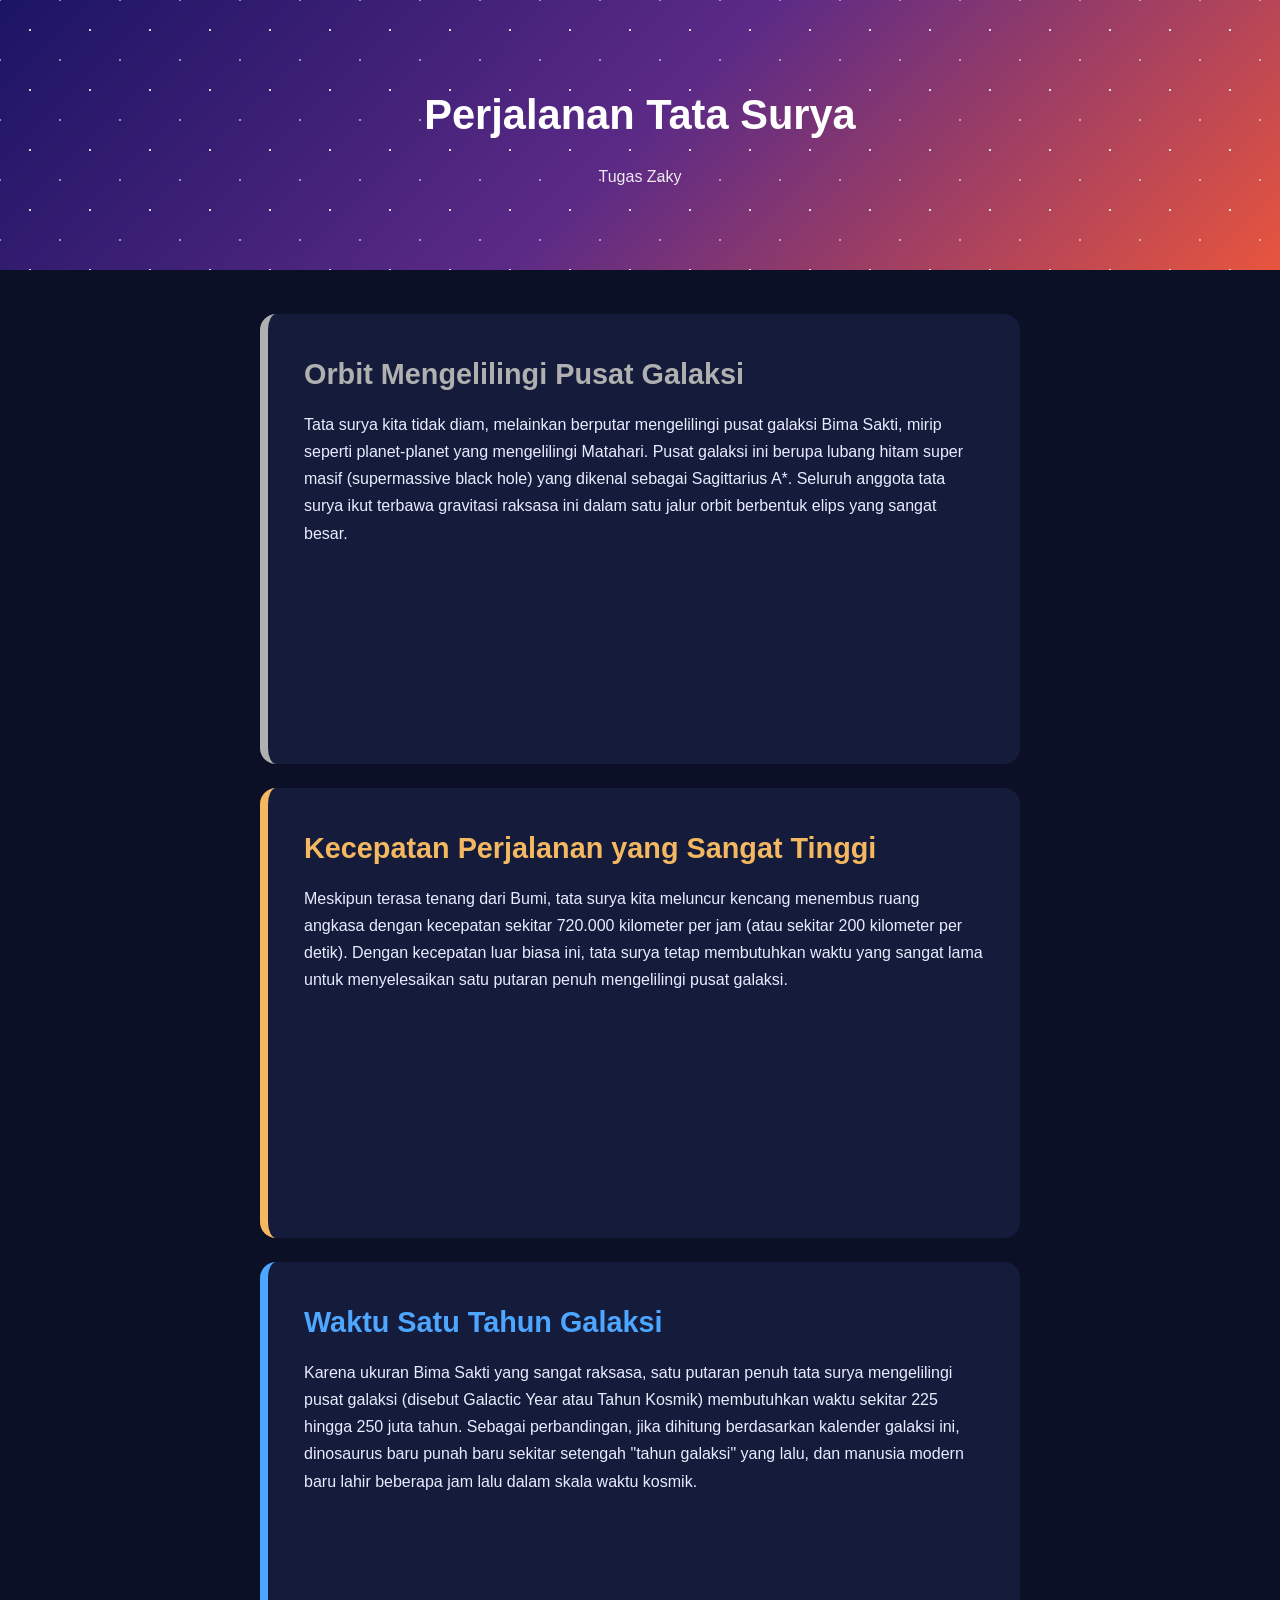
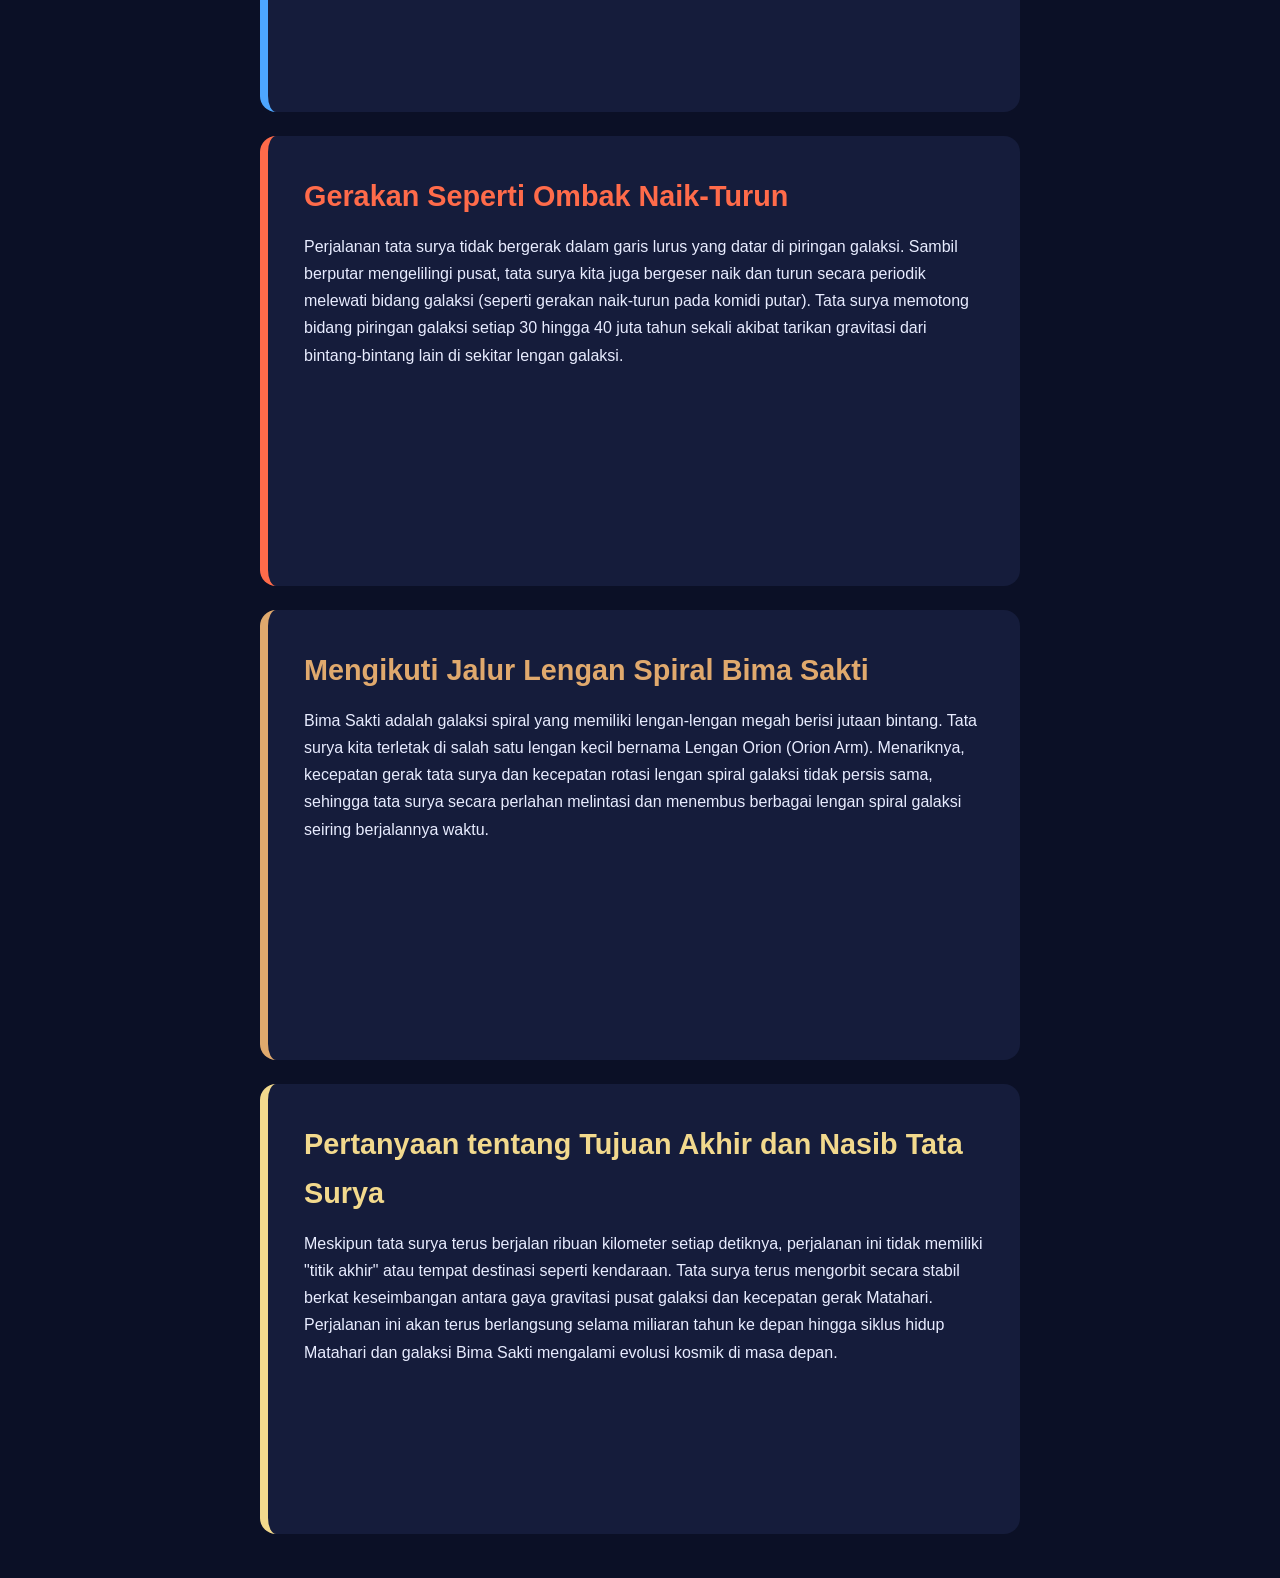
<file: PWD-P-4-/index.html>
<!DOCTYPE html>
<html lang="id">
<head>
  <meta charset="UTF-8">
  <meta name="viewport" content="width=device-width, initial-scale=1.0">
  <title>Perjalanan Tata Surya</title>
  <link rel="stylesheet" href="style.css">
</head>

<body>

  <header id="top">
    <h1>Perjalanan Tata Surya</h1>
    <p>Tugas Zaky</p>
  </header>

  <main>
    <section style="--warna: #b0b0b0;">
      <h2>Orbit Mengelilingi Pusat Galaksi</h2>
      <p>Tata surya kita tidak diam, melainkan berputar mengelilingi pusat galaksi Bima Sakti, mirip seperti planet-planet yang mengelilingi Matahari. 
        Pusat galaksi ini berupa lubang hitam super masif (supermassive black hole) yang dikenal sebagai Sagittarius A*.
         Seluruh anggota tata surya ikut terbawa gravitasi raksasa ini dalam satu jalur orbit berbentuk elips yang sangat besar.</p>
    </section>

    <section style="--warna: #f4b860;">
      <h2>Kecepatan Perjalanan yang Sangat Tinggi</h2>
      <p>Meskipun terasa tenang dari Bumi, tata surya kita meluncur kencang menembus ruang angkasa dengan kecepatan sekitar 720.000 kilometer per jam 
        (atau sekitar 200 kilometer per detik). Dengan kecepatan luar biasa ini, tata surya tetap membutuhkan waktu 
        yang sangat lama untuk menyelesaikan satu putaran penuh mengelilingi pusat galaksi.</p>
    </section>

    <section style="--warna: #4da6ff;">
      <h2>Waktu Satu Tahun Galaksi</h2>
      <p>Karena ukuran Bima Sakti yang sangat raksasa, satu putaran penuh tata surya mengelilingi pusat galaksi 
        (disebut Galactic Year atau Tahun Kosmik) membutuhkan waktu sekitar 225 hingga 250 juta tahun. 
        Sebagai perbandingan, jika dihitung berdasarkan kalender galaksi ini, dinosaurus baru punah baru 
        sekitar setengah "tahun galaksi" yang lalu, dan manusia modern baru lahir beberapa jam lalu dalam skala waktu kosmik.</p>
    </section>

    <section style="--warna: #ff6b4a;">
      <h2>Gerakan Seperti Ombak Naik-Turun</h2>
      <p>Perjalanan tata surya tidak bergerak dalam garis lurus yang datar di piringan galaksi. 
        Sambil berputar mengelilingi pusat, tata surya kita juga bergeser naik dan turun secara periodik 
        melewati bidang galaksi (seperti gerakan naik-turun pada komidi putar). 
        Tata surya memotong bidang piringan galaksi setiap 30 hingga 40 juta tahun sekali akibat tarikan 
        gravitasi dari bintang-bintang lain di sekitar lengan galaksi.</p>
    </section>

    <section style="--warna: #e0a96d;">
      <h2>Mengikuti Jalur Lengan Spiral Bima Sakti</h2>
      <p>Bima Sakti adalah galaksi spiral yang memiliki lengan-lengan megah berisi jutaan bintang. 
        Tata surya kita terletak di salah satu lengan kecil bernama Lengan Orion (Orion Arm). 
        Menariknya, kecepatan gerak tata surya dan kecepatan rotasi lengan spiral galaksi tidak persis sama, 
        sehingga tata surya secara perlahan melintasi dan menembus berbagai lengan spiral galaksi 
        seiring berjalannya waktu.</p>
    </section>

    <section style="--warna: #f2d98d;">
      <h2>Pertanyaan tentang Tujuan Akhir dan Nasib Tata Surya</h2>
      <p>Meskipun tata surya terus berjalan ribuan kilometer setiap detiknya, 
        perjalanan ini tidak memiliki "titik akhir" atau tempat destinasi seperti kendaraan. 
        Tata surya terus mengorbit secara stabil berkat keseimbangan antara gaya gravitasi pusat 
        galaksi dan kecepatan gerak Matahari. Perjalanan ini akan terus berlangsung selama miliaran 
        tahun ke depan hingga siklus hidup Matahari dan galaksi Bima Sakti mengalami evolusi 
        kosmik di masa depan.</p>
    </section>
  </main>

  <button id="btnTop" title="Kembali ke atas">
    <svg viewBox="0 0 24 24">
      <polyline points="6 15 12 9 18 15"></polyline>
    </svg>
  </button>

  <script src="script.js"></script>
</body>
</html>
</file>
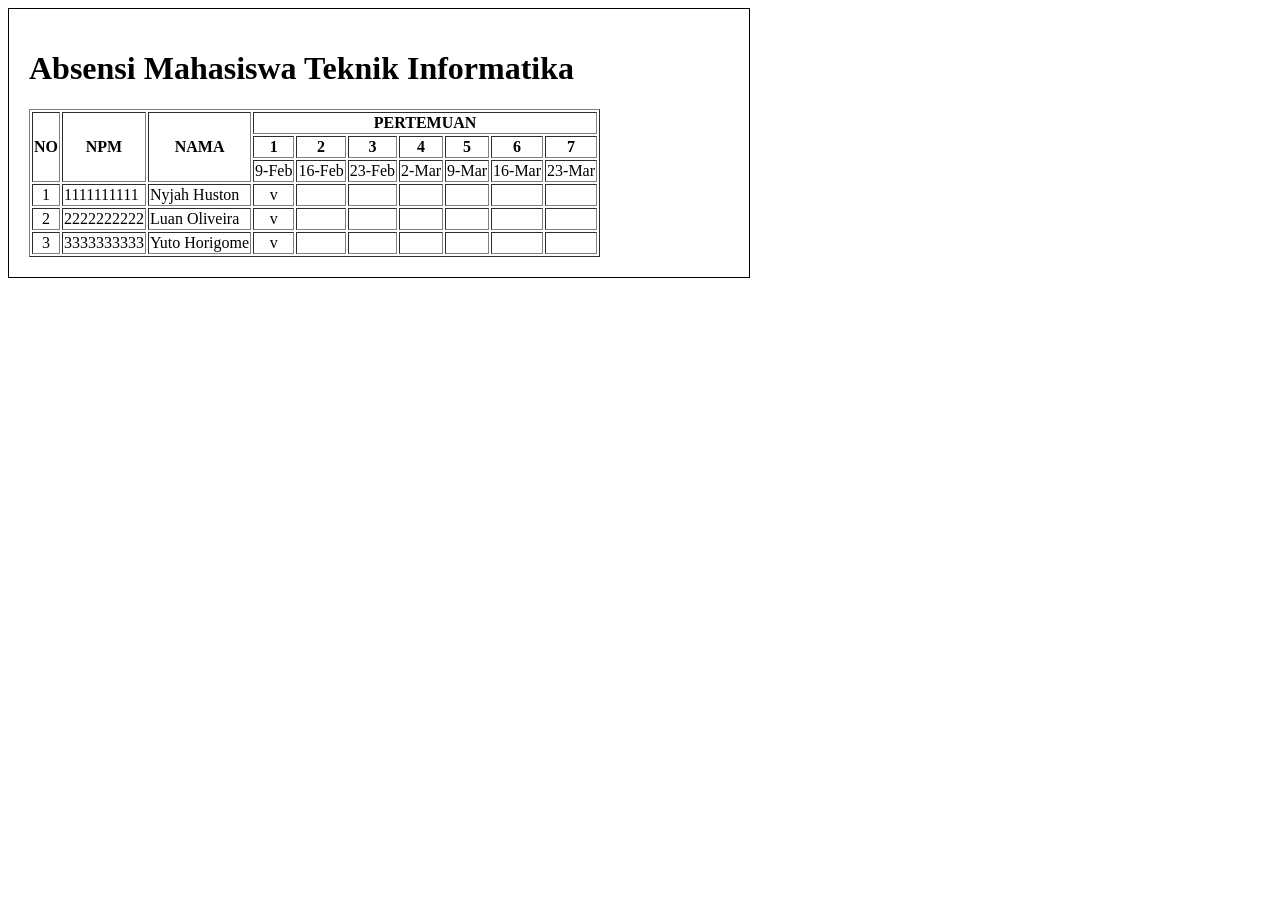
<file: PWD-P-2/Tugas.1.html>
<!DOCTYPE html>
<html lang="id">
<head>
    <meta charset="UTF-8">
    <title>Absensi Mahasiswa Teknik Informatika</title>
</head>
<body>
    <div style="border: 1px solid black; padding: 20px; width: 700px;">
        <h1>Absensi Mahasiswa Teknik Informatika</h1>

        <table border="1" cellspacing="2" cellpadding="1">
            <tr>
                <th rowspan="3">NO</th>
                <th rowspan="3">NPM</th>
                <th rowspan="3">NAMA</th>
                <th colspan="7">PERTEMUAN</th>
            </tr>
            <tr>
                <th>1</th><th>2</th><th>3</th><th>4</th><th>5</th><th>6</th><th>7</th>
            </tr>
            <tr>
                <td>9-Feb</td>
                <td>16-Feb</td>
                <td>23-Feb</td>
                <td>2-Mar</td>
                <td>9-Mar</td>
                <td>16-Mar</td>
                <td>23-Mar</td>
            </tr>

            <tr>
                <td align="center">1</td>
                <td>1111111111</td>
                <td>Nyjah Huston</td>
                <td align="center">v</td>
                <td></td><td></td><td></td><td></td><td></td><td></td>
            </tr>
            <tr>
                <td align="center">2</td>
                <td>2222222222</td>
                <td>Luan Oliveira</td>
                <td align="center">v</td>
                <td></td><td></td><td></td><td></td><td></td><td></td>
            </tr>
            <tr>
                <td align="center">3</td>
                <td>3333333333</td>
                <td>Yuto Horigome</td>
                <td align="center">v</td>
                <td></td><td></td><td></td><td></td><td></td><td></td>
            </tr>
        </table>
    </div>
</body>
</html>
</file>
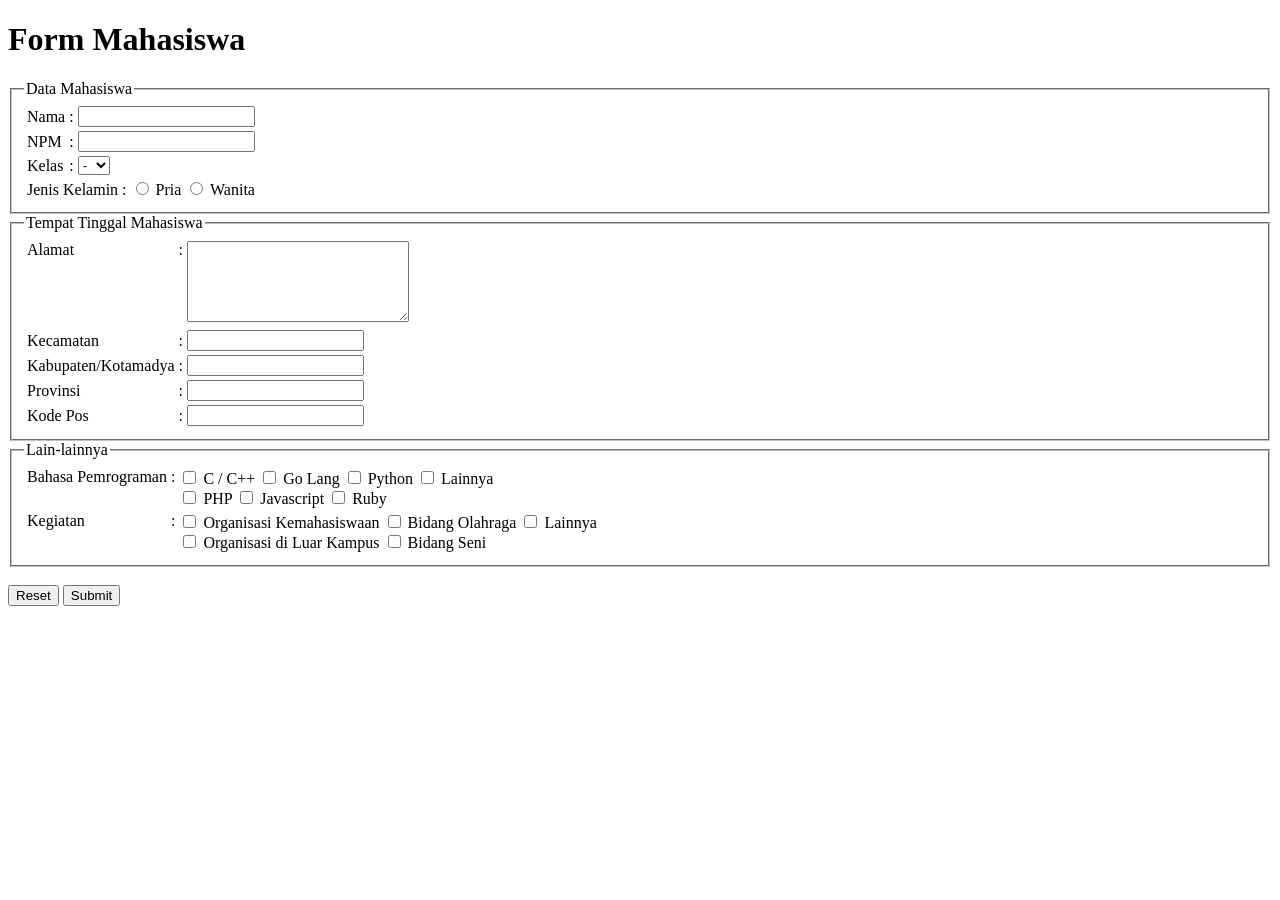
<file: PWD-P-2/Tugas.2.html>
<!DOCTYPE html>
<html lang="id">
<head>
    <meta charset="UTF-8">
    <title>Form Mahasiswa</title>
</head>
<body>
    <h1>Form Mahasiswa</h1>

    <form action="#" method="post">

        <fieldset>
            <legend>Data Mahasiswa</legend>
            <table>
                <tr>
                    <td>Nama</td>
                    <td>:</td>
                    <td><input type="text" name="nama"></td>
                </tr>
                <tr>
                    <td>NPM</td>
                    <td>:</td>
                    <td><input type="text" name="npm"></td>
                </tr>
                <tr>
                    <td>Kelas</td>
                    <td>:</td>
                    <td>
                        <select name="kelas">
                            <option value="">-</option>
                            <option value="A">A</option>
                            <option value="B">B</option>
                            <option value="C">C</option>
                        </select>
                    </td>
                </tr>
                <tr>
                    <td colspan="3">
                        Jenis Kelamin :
                        <input type="radio" name="jk" value="Pria"> Pria
                        <input type="radio" name="jk" value="Wanita"> Wanita
                    </td>
                </tr>
            </table>
        </fieldset>

        <fieldset>
            <legend>Tempat Tinggal Mahasiswa</legend>
            <table>
                <tr>
                    <td valign="top">Alamat</td>
                    <td valign="top">:</td>
                    <td><textarea name="alamat" rows="5" cols="25"></textarea></td>
                </tr>
                <tr>
                    <td>Kecamatan</td>
                    <td>:</td>
                    <td><input type="text" name="kecamatan"></td>
                </tr>
                <tr>
                    <td>Kabupaten/Kotamadya</td>
                    <td>:</td>
                    <td><input type="text" name="kabupaten"></td>
                </tr>
                <tr>
                    <td>Provinsi</td>
                    <td>:</td>
                    <td><input type="text" name="provinsi"></td>
                </tr>
                <tr>
                    <td>Kode Pos</td>
                    <td>:</td>
                    <td><input type="text" name="kodepos"></td>
                </tr>
            </table>
        </fieldset>

        <fieldset>
            <legend>Lain-lainnya</legend>
            <table>
                <tr>
                    <td valign="top">Bahasa Pemrograman</td>
                    <td valign="top">:</td>
                    <td>
                        <input type="checkbox" name="bahasa" value="C/C++"> C / C++
                        <input type="checkbox" name="bahasa" value="Go"> Go Lang
                        <input type="checkbox" name="bahasa" value="Python"> Python
                        <input type="checkbox" name="bahasa" value="Lainnya"> Lainnya
                        <br>
                        <input type="checkbox" name="bahasa" value="PHP"> PHP
                        <input type="checkbox" name="bahasa" value="Javascript"> Javascript
                        <input type="checkbox" name="bahasa" value="Ruby"> Ruby
                    </td>
                </tr>
                <tr>
                    <td valign="top">Kegiatan</td>
                    <td valign="top">:</td>
                    <td>
                        <input type="checkbox" name="kegiatan" value="Kemahasiswaan"> Organisasi Kemahasiswaan
                        <input type="checkbox" name="kegiatan" value="Olahraga"> Bidang Olahraga
                        <input type="checkbox" name="kegiatan" value="Lainnya"> Lainnya
                        <br>
                        <input type="checkbox" name="kegiatan" value="Luar Kampus"> Organisasi di Luar Kampus
                        <input type="checkbox" name="kegiatan" value="Seni"> Bidang Seni
                    </td>
                </tr>
            </table>
        </fieldset>

        <br>
        <input type="reset" value="Reset">
        <input type="submit" value="Submit">
    </form>
</body>
</html>
</file>
<file: PWD-P-4-/style.css>
* {
  margin: 0;
  padding: 0;
  box-sizing: border-box;
}

body {
  font-family: "Segoe UI", Arial, sans-serif;
  line-height: 1.7;
  color: #e8ecff;
  background-color: #0b1026;      
}

header {
  text-align: center;
  padding: 80px 20px;
  color: white;

  background:
    radial-gradient(circle, rgba(255,255,255,0.8) 1px, transparent 1.5px) 0 0 / 60px 60px,
    radial-gradient(circle, rgba(255,255,255,0.5) 1px, transparent 1.5px) 30px 30px / 60px 60px,
    linear-gradient(135deg, #1b1464, #5b2a86, #e8553d);
}

header h1 {
  font-size: 2.6rem;
  margin-bottom: 12px;
}

header p {
  max-width: 560px;
  margin: 0 auto;
  opacity: 0.9;
}

main {
  max-width: 800px;
  margin: 0 auto;
  padding: 20px;
}

section {
  background-color: #151c3b;
  margin: 24px 0;
  padding: 36px;
  height: 450px;                       
  border-radius: 16px;
  border-left: 8px solid var(--warna); 
}

section h2 {
  margin-bottom: 12px;
  font-size: 1.8rem;
  color: var(--warna);
}

#btnTop {
  
  position: fixed;
  bottom: 30px;
  right: 30px;

  width: 56px;
  height: 56px;
  border: none;
  border-radius: 50%;
  background: linear-gradient(135deg, #ff6b4a, #ffb347);
  box-shadow: 0 0 18px rgba(255, 107, 74, 0.7);   
  cursor: pointer;

  display: flex;
  align-items: center;
  justify-content: center;

  opacity: 0.4;
  transition: opacity 0.3s, transform 0.3s;

  visibility: hidden;
}

#btnTop.tampil {
  visibility: visible;
}

#btnTop:hover {
  opacity: 1;
  transform: translateY(-6px) scale(1.1);   
}

#btnTop svg {
  width: 26px;
  height: 26px;
  stroke: white;
  fill: none;
  stroke-width: 3;
  stroke-linecap: round;
  stroke-linejoin: round;
}
</file>
